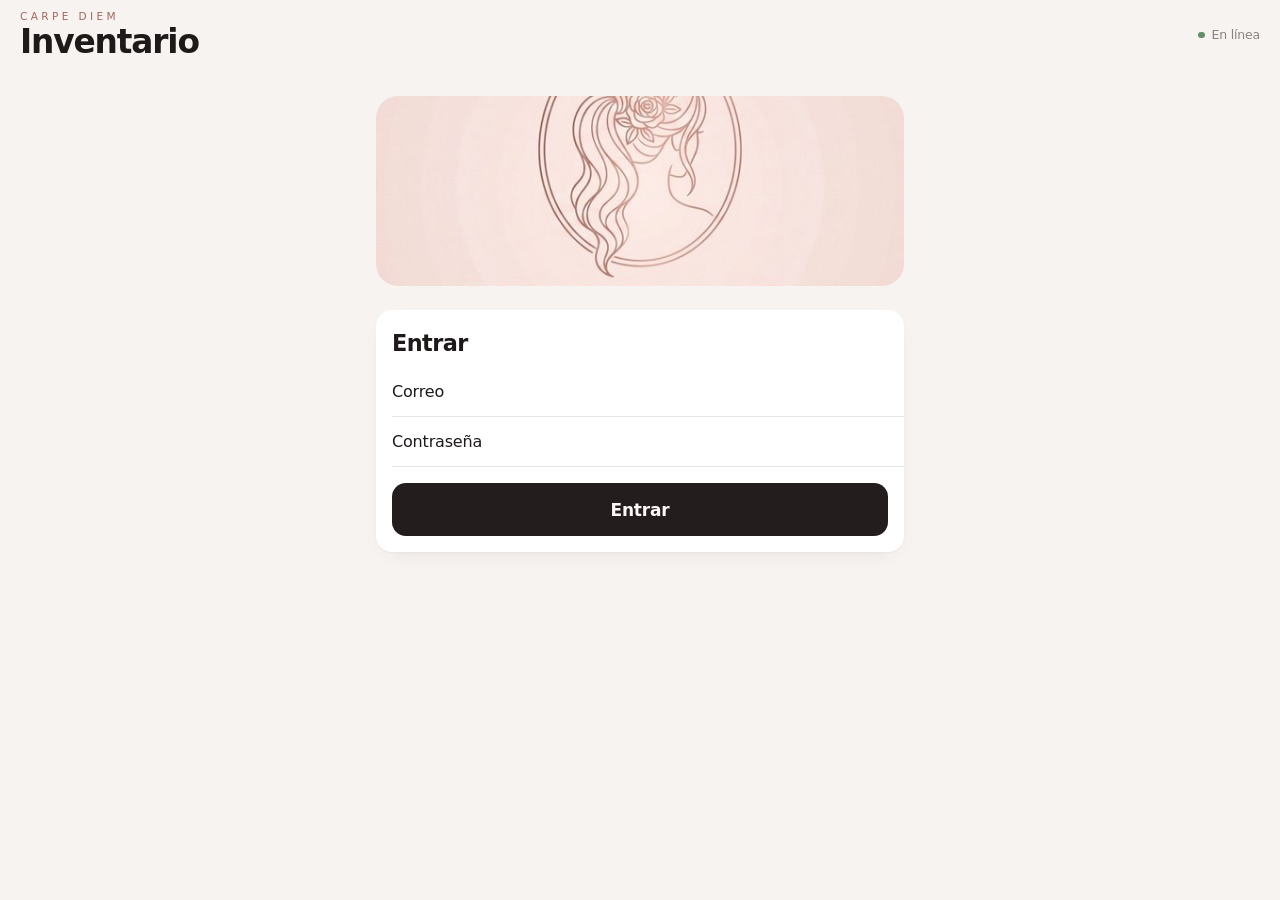
<file: index.html>
<!doctype html>
<html lang="es-MX">
<head>
  <meta charset="utf-8">
  <meta name="viewport" content="width=device-width, initial-scale=1, viewport-fit=cover">
  <title>Carpe Diem · Inventario</title>
  <meta name="theme-color" content="#f7f3f1" media="(prefers-color-scheme: light)">
  <meta name="theme-color" content="#0f0d0d" media="(prefers-color-scheme: dark)">
  <link rel="manifest" href="/manifest.webmanifest">
  <link rel="apple-touch-icon" href="/icons/apple-touch-icon.png">
  <meta name="apple-mobile-web-app-capable" content="yes">
  <meta name="apple-mobile-web-app-title" content="Carpe Diem">
  <link rel="preconnect" href="https://epmrlnbojacmmtkekqgh.supabase.co" crossorigin>
  <link rel="modulepreload" href="/vendor/supabase.js">
  <link rel="modulepreload" href="/app.js">
  <link rel="stylesheet" href="/styles.css">
</head>
<body>
  <header>
    <div class="titulo"><small class="marca">CARPE DIEM</small><h1>Inventario</h1></div>
    <span id="estado-red" class="pill">En línea</span>
    <button id="btn-salir" class="link" hidden>Salir</button>
  </header>

  <!-- LOGIN -->
  <section id="vista-login" hidden>
    <form id="form-login" class="card">
      <h2>Entrar</h2>
      <label>Correo <input type="email" name="email" required autocomplete="username"></label>
      <label>Contraseña <input type="password" name="password" required autocomplete="current-password"></label>
      <button type="submit">Entrar</button>
      <p id="login-error" class="error"></p>
    </form>
  </section>

  <!-- ESCÁNER -->
  <section id="vista-escaner" hidden>
    <div class="video-wrap">
      <video id="video" playsinline muted></video>
      <div class="mira"></div>
    </div>
    <div class="fila">
      <button id="btn-escanear">Escanear</button>
      <label class="switch"><input type="checkbox" id="chk-rafaga"> Ráfaga</label>
    </div>
    <form id="form-manual" class="fila">
      <input id="codigo-manual" inputmode="numeric" placeholder="Código">
      <button type="submit" class="sec">Buscar</button>
      <button type="button" id="btn-sin-codigo" class="sec">Sin código</button>
    </form>
    <p id="rol-info" class="nota"></p>
  </section>

  <!-- BUSCAR EN INVENTARIO -->
  <section id="vista-buscar" hidden>
    <div class="buscador">
      <div class="campo-buscar"><svg viewBox="0 0 24 24"><circle cx="10.5" cy="10.5" r="6.5"/><path d="M15.5 15.5L20.5 20.5"/></svg><input id="buscar-inv" type="search" placeholder="Nombre, marca o código" autocomplete="off" enterkeyhint="search"></div>
      <button id="btn-escanear-buscar" class="icono" data-icono="1" type="button" aria-label="Escanear código"><svg viewBox="0 0 24 24"><path d="M3.5 8V6a2.5 2.5 0 0 1 2.5-2.5h2M16 3.5h2A2.5 2.5 0 0 1 20.5 6v2M20.5 16v2a2.5 2.5 0 0 1-2.5 2.5h-2M8 20.5H6A2.5 2.5 0 0 1 3.5 18v-2"/><path d="M7.5 8.5v7M10 8.5v7M12.5 8.5v7M15 8.5v7M16.8 8.5v7"/></svg></button>
      <button id="btn-foto-buscar" class="icono" type="button" aria-label="Buscar por foto"><svg viewBox="0 0 24 24"><path d="M4.5 8.5A2 2 0 0 1 6.5 6.5h1.8l1.4-2h4.6l1.4 2h1.8a2 2 0 0 1 2 2v9a2 2 0 0 1-2 2h-11a2 2 0 0 1-2-2v-9z"/><circle cx="12" cy="13" r="3.4"/></svg></button>
    </div>
    <div class="video-wrap corto" id="wrap-video-buscar" hidden>
      <video id="video-buscar" playsinline muted></video>
      <div class="mira"></div>
    </div>
    <p id="buscar-cuenta" class="nota buscar-cuenta"></p>
    <ul id="resultados-inv" class="lista"></ul>
    <p id="buscar-vacio" class="vacio" hidden>Sin resultados</p>
  </section>

  <!-- DETALLE DE PRODUCTO -->
  <section id="vista-detalle" hidden>
    <button id="btn-volver-detalle" class="volver" type="button"><svg viewBox="0 0 24 24"><path d="M14.5 5l-7 7 7 7"/></svg>Buscar</button>
    <div class="detalle-hero">
      <img id="det-foto" alt="">
      <div>
        <p id="det-marca" class="det-marca"></p>
        <h2 id="det-nombre"></h2>
        <p id="det-presentacion" class="nota"></p>
      </div>
    </div>
    <div class="det-precio">
      <span>Precio público</span>
      <b id="det-precio"></b>
      <small id="det-mayoreo"></small>
    </div>
    <ul id="det-specs" class="lista specs"></ul>
    <div class="fila">
      <button id="btn-det-vender" type="button">Vender</button>
      <button id="btn-det-editar" class="sec" type="button">Editar</button>
    </div>
  </section>

  <!-- FICHA / CAPTURA -->
  <section id="vista-ficha" hidden>
    <form id="form-producto" class="card">
      <p id="ficha-origen" class="nota"></p>
      <div class="foto-wrap">
        <img id="foto-preview" alt="">
        <button type="button" id="btn-foto" class="sec boton">Tomar foto</button>
      </div>
      <label>Código de barras <input name="codigo_barras" readonly></label>
      <label>Nombre <input name="nombre" required></label>
      <label>Marca <input name="marca" list="lista-marcas"></label>
      <datalist id="lista-marcas"></datalist>
      <div class="fila">
        <label>Cantidad <input name="presentacion_cantidad" type="number" step="0.01"></label>
        <label>Unidad
          <select name="presentacion_unidad"><option value="">—</option><option>ml</option><option>g</option><option>pzas</option></select>
        </label>
      </div>
      <label>Género
        <select name="genero"><option value="">—</option><option>mujer</option><option>hombre</option><option>unisex</option></select>
      </label>
      <hr>
      <label>Precio público <input name="precio_publico" type="number" step="0.01" inputmode="decimal" required></label>
      <div class="fila">
        <label>Existencia <input name="existencia" type="number" inputmode="numeric" value="1"></label>
        <label>Ubicación
          <select name="ubicacion"><option>anaquel</option><option>bodega</option></select>
        </label>
      </div>
      <label>Lugar exacto <input name="ubicacion_detalle" placeholder="Anaquel 3, repisa 2"></label>
      <div class="fila">
        <button type="submit">Guardar</button>
        <button type="button" id="btn-cancelar" class="sec">Cancelar</button>
      </div>
      <p id="ficha-msg" class="nota"></p>
    </form>
  </section>

  <!-- VENDER -->
  <section id="vista-venta" hidden>
    <div class="video-wrap corto">
      <video id="video-venta" playsinline muted></video>
      <div class="mira"></div>
    </div>
    <div class="fila">
      <button id="btn-escanear-venta">Escanear</button>
      <button type="button" id="btn-foto-venta" class="sec">Sin código</button>
    </div>
    <form id="form-buscar-venta" class="fila">
      <input id="buscar-venta" placeholder="Nombre o código" autocomplete="off">
      <button type="submit" class="sec">Agregar</button>
    </form>

    <h3 class="encabezado">Carrito <span id="carrito-cuenta"></span></h3>
    <ul id="carrito" class="lista"></ul>
    <p id="carrito-vacio" class="vacio">Escanea un producto para comenzar</p>

    <div class="cobro">
      <div class="segmentado" id="metodo-pago">
        <button type="button" data-v="efectivo" class="activo">Efectivo</button>
        <button type="button" data-v="tarjeta">Tarjeta</button>
        <button type="button" data-v="transferencia">Transfer.</button>
      </div>
      <button id="btn-cobrar" disabled>Cobrar $0.00</button>
    </div>
  </section>

  <!-- ELEGIR PRODUCTO POR FOTO / NOMBRE -->
  <section id="vista-elegir" hidden>
    <div class="elegir-top">
      <img id="foto-venta-preview" alt="Foto tomada">
      <div>
        <h3>¿Cuál es?</h3>
        <p class="nota">Compáralo con tus fotos o búscalo por nombre.</p>
      </div>
    </div>
    <input id="buscar-elegir" placeholder="Buscar por nombre o marca" autocomplete="off">
    <div id="rejilla" class="rejilla"></div>
    <form id="form-alta-rapida" class="card">
      <p class="nota">¿No está? Dalo de alta rápido</p>
      <label>Nombre <input name="nombre" required placeholder="Ej. Labial mate rojo"></label>
      <label>Precio <input name="precio_publico" type="number" step="0.01" inputmode="decimal" required placeholder="$0.00"></label>
      <div class="fila">
        <button type="submit">Alta y agregar</button>
        <button type="button" id="btn-elegir-cancelar" class="sec">Cancelar</button>
      </div>
    </form>
  </section>

  <!-- REPORTE -->
  <section id="vista-reporte" hidden>
    <div class="segmentado" id="rango">
      <button type="button" data-d="1" class="activo">Hoy</button>
      <button type="button" data-d="7">7 días</button>
      <button type="button" data-d="30">30 días</button>
    </div>
    <div class="tiles">
      <div class="tile grande"><span>Vendido</span><b id="r-total">$0</b></div>
      <div class="tile"><span>Ventas</span><b id="r-num">0</b></div>
      <div class="tile"><span>Ticket prom.</span><b id="r-prom">$0</b></div>
    </div>
    <h3 class="encabezado">Por hora</h3>
    <div id="r-horas" class="barras"></div>
    <h3 class="encabezado">Por día</h3>
    <ul id="r-dias" class="lista"></ul>
    <h3 class="encabezado">Más vendidos</h3>
    <ul id="r-top" class="lista"></ul>
  </section>

  <nav id="tabs" hidden>
    <button data-tab="buscar"><svg viewBox="0 0 24 24"><circle cx="10.5" cy="10.5" r="6.5"/><path d="M15.5 15.5L20.5 20.5"/></svg><span>Buscar</span></button>
    <button data-tab="escaner" class="activo"><svg viewBox="0 0 24 24"><path d="M3.5 8V6a2.5 2.5 0 0 1 2.5-2.5h2M16 3.5h2A2.5 2.5 0 0 1 20.5 6v2M20.5 16v2a2.5 2.5 0 0 1-2.5 2.5h-2M8 20.5H6A2.5 2.5 0 0 1 3.5 18v-2"/><path d="M7.5 8.5v7M10 8.5v7M12.5 8.5v7M15 8.5v7M16.8 8.5v7"/></svg><span>Capturar</span></button>
    <button data-tab="venta"><svg viewBox="0 0 24 24"><path d="M5.5 8h13l-1 11.2a1.5 1.5 0 0 1-1.5 1.3H8a1.5 1.5 0 0 1-1.5-1.3L5.5 8z"/><path d="M9 10V7a3 3 0 0 1 6 0v3"/></svg><span>Vender</span></button>
    <button data-tab="reporte"><svg viewBox="0 0 24 24"><path d="M4 20.5h16"/><path d="M7 17V12M12 17V7M17 17v-7"/></svg><span>Ventas</span></button>
  </nav>

  <!-- CÁMARA DENTRO DE LA APP (evita que Android cierre la app por memoria al abrir la cámara externa) -->
  <div id="camara" hidden>
    <video id="video-camara" playsinline muted></video>
    <div class="camara-barra">
      <button type="button" id="cam-cancelar" class="cam-txt">Cancelar</button>
      <button type="button" id="cam-tomar" class="cam-disparo" aria-label="Tomar foto"></button>
      <label class="cam-txt">Galería<input id="cam-galeria" type="file" accept="image/*" hidden></label>
    </div>
  </div>

  <div id="toast" hidden></div>

  <script type="module" src="/app.js"></script>
</body>
</html>
</file>
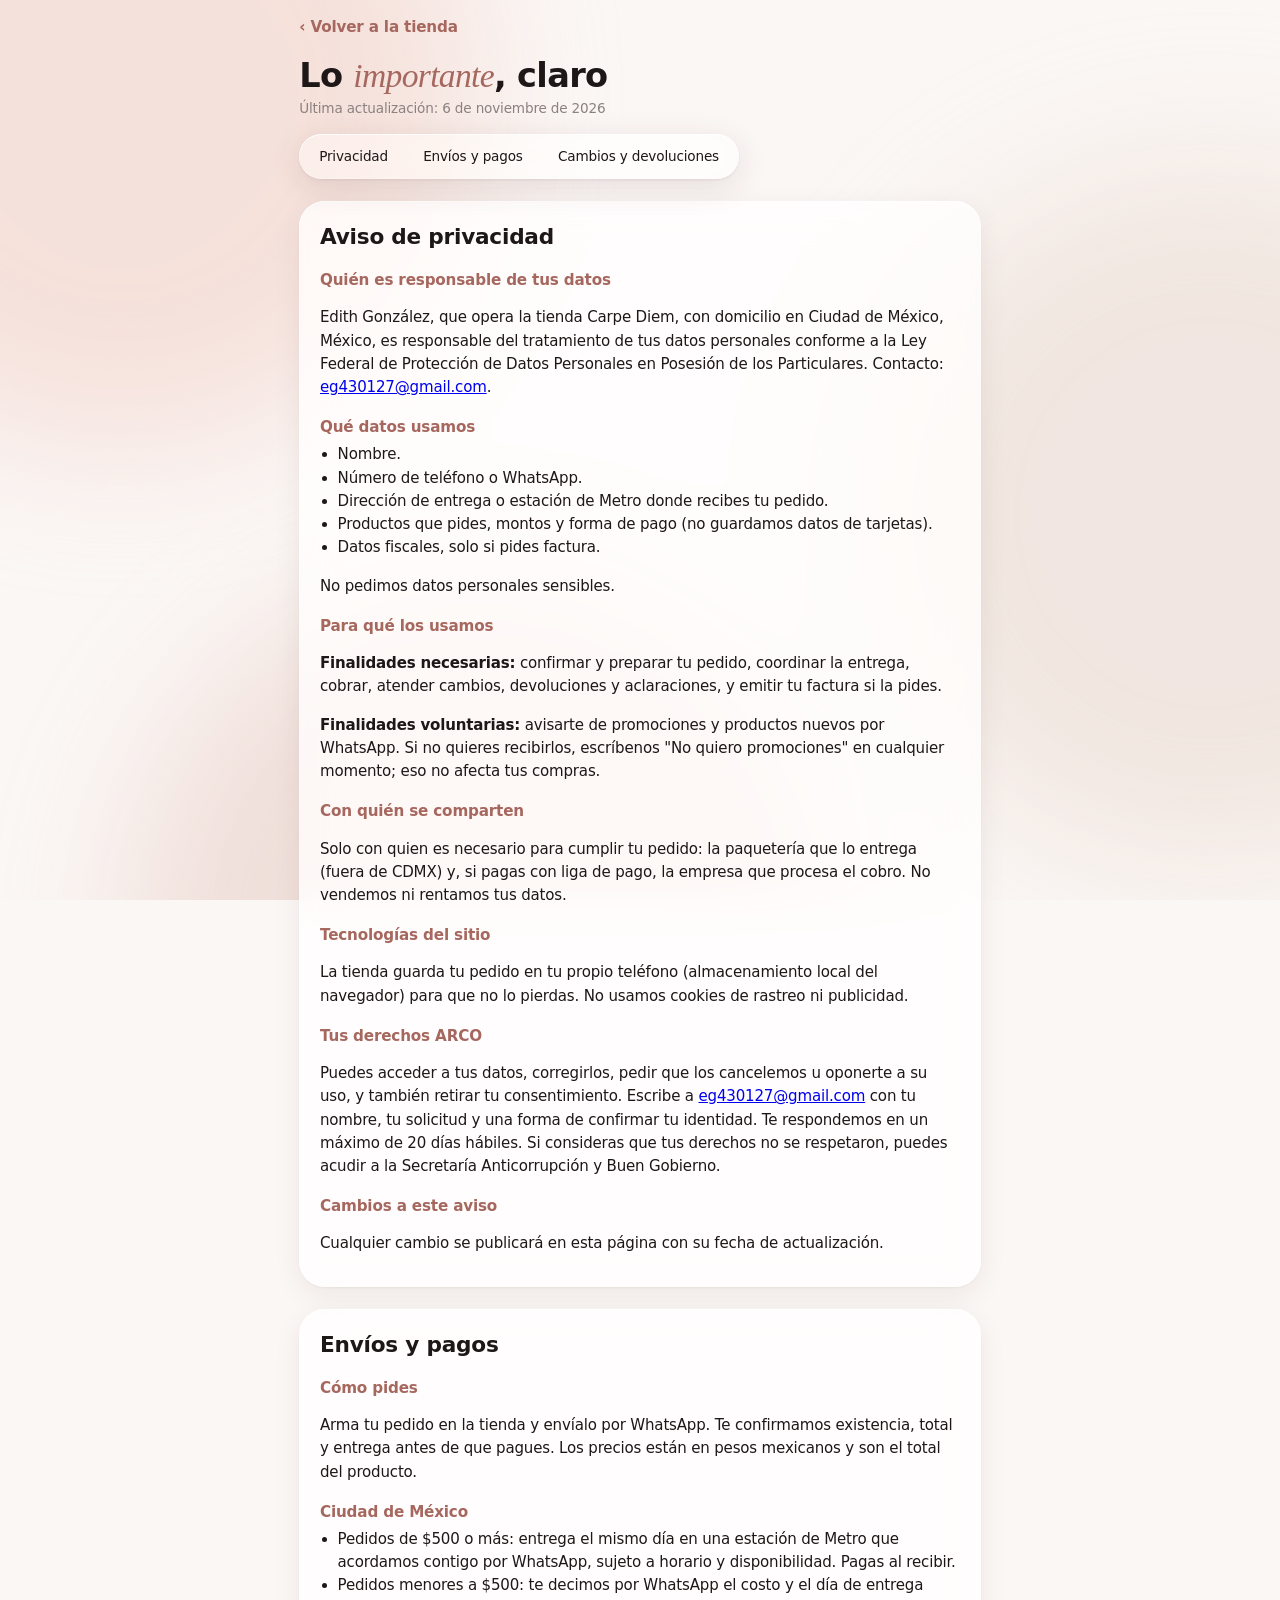
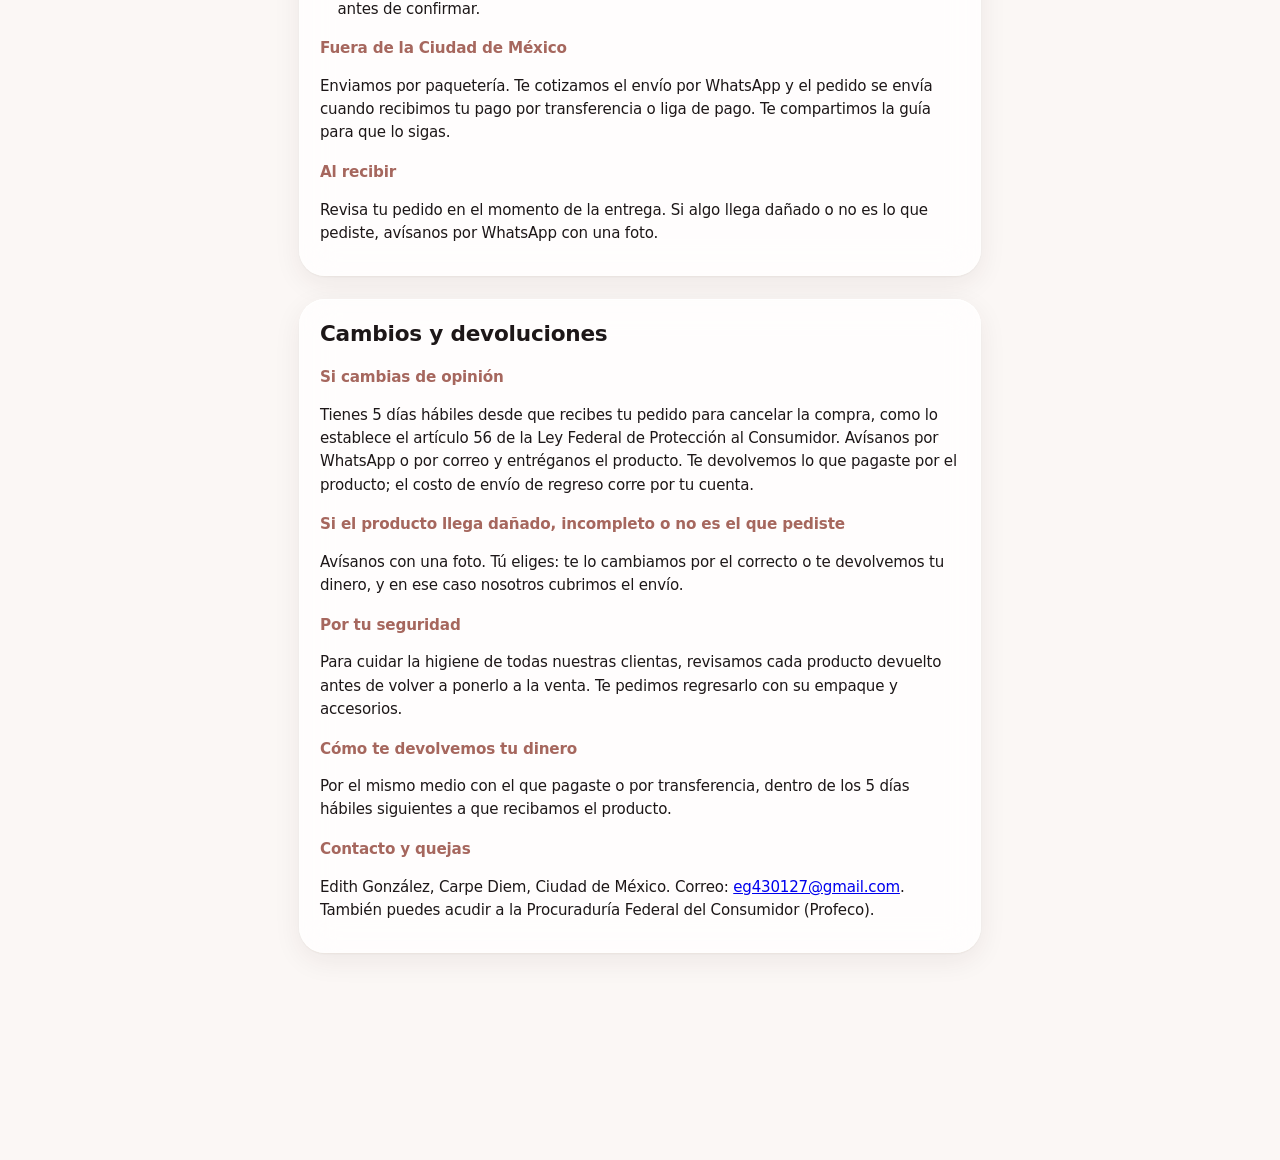
<file: tienda-legal.html>
<!doctype html>
<html lang="es-MX">
<head>
  <meta charset="utf-8">
  <meta name="viewport" content="width=device-width,initial-scale=1,viewport-fit=cover">
  <title>Carpe Diem · Aviso de privacidad y políticas</title>
  <meta name="description" content="Aviso de privacidad, envíos, cambios y devoluciones de Carpe Diem.">
  <meta name="theme-color" content="#fbf7f5" media="(prefers-color-scheme: light)">
  <meta name="theme-color" content="#141011" media="(prefers-color-scheme: dark)">
  <link rel="icon" href="/icons/icon-192.png">
  <link rel="stylesheet" href="/tienda.css?v=5">
  <style>
    .legal{max-width:720px;margin:0 auto;padding:1rem 1.2rem 6rem}
    .legal h1{font-size:2.1rem;line-height:1.1;letter-spacing:-.02em;margin:1.2rem 0 .3rem}
    .legal h1 em{font-family:var(--serif,Georgia,serif);font-weight:400;color:var(--acento)}
    .legal .fecha{color:var(--gris);font-size:.85rem;margin:0 0 1rem}
    .indice{display:flex;gap:.4rem;flex-wrap:wrap;position:sticky;top:calc(.6rem + env(safe-area-inset-top));z-index:5;padding:.35rem;border-radius:999px;width:max-content;max-width:100%}
    .indice a{padding:.45rem .9rem;border-radius:999px;color:var(--texto);text-decoration:none;font-size:.85rem;font-weight:500}
    .indice a:active{background:rgba(0,0,0,.06)}
    .bloque{margin:1.4rem 0;padding:1.3rem 1.3rem 1rem;border-radius:26px;scroll-margin-top:5rem;
      background:color-mix(in srgb,var(--tarjeta) 78%,transparent);-webkit-backdrop-filter:blur(18px) saturate(160%);backdrop-filter:blur(18px) saturate(160%);
      box-shadow:inset 0 1px 0 var(--lg-borde),inset 0 0 0 .5px rgba(255,255,255,.4),var(--sombra)}
    .bloque h2{font-size:1.35rem;margin:0 0 .6rem;letter-spacing:-.01em}
    .bloque h3{font-size:.95rem;margin:1.1rem 0 .3rem;color:var(--acento)}
    .bloque p,.bloque li{font-size:.94rem;line-height:1.55}
    .bloque ul{padding-left:1.1rem;margin:.3rem 0}
    .volver{display:inline-flex;align-items:center;gap:.3rem;color:var(--acento);text-decoration:none;font-weight:600;font-size:.95rem}
  </style>
</head>
<body>
  <div class="ambiente" aria-hidden="true"><i></i><i></i><i></i></div>
  <main class="legal">
    <a class="volver" href="/tienda.html">‹ Volver a la tienda</a>
    <h1>Lo <em>importante</em>, claro</h1>
    <p class="fecha">Última actualización: 6 de noviembre de 2026</p>
    <nav class="indice lg" aria-label="Secciones">
      <a href="#privacidad">Privacidad</a><a href="#envios">Envíos y pagos</a><a href="#devoluciones">Cambios y devoluciones</a>
    </nav>

    <section class="bloque" id="privacidad">
      <h2>Aviso de privacidad</h2>
      <h3>Quién es responsable de tus datos</h3>
      <p>Edith González, que opera la tienda Carpe Diem, con domicilio en Ciudad de México, México, es responsable del tratamiento de tus datos personales conforme a la Ley Federal de Protección de Datos Personales en Posesión de los Particulares. Contacto: <a href="mailto:eg430127@gmail.com">eg430127@gmail.com</a>.</p>
      <h3>Qué datos usamos</h3>
      <ul>
        <li>Nombre.</li>
        <li>Número de teléfono o WhatsApp.</li>
        <li>Dirección de entrega o estación de Metro donde recibes tu pedido.</li>
        <li>Productos que pides, montos y forma de pago (no guardamos datos de tarjetas).</li>
        <li>Datos fiscales, solo si pides factura.</li>
      </ul>
      <p>No pedimos datos personales sensibles.</p>
      <h3>Para qué los usamos</h3>
      <p><strong>Finalidades necesarias:</strong> confirmar y preparar tu pedido, coordinar la entrega, cobrar, atender cambios, devoluciones y aclaraciones, y emitir tu factura si la pides.</p>
      <p><strong>Finalidades voluntarias:</strong> avisarte de promociones y productos nuevos por WhatsApp. Si no quieres recibirlos, escríbenos "No quiero promociones" en cualquier momento; eso no afecta tus compras.</p>
      <h3>Con quién se comparten</h3>
      <p>Solo con quien es necesario para cumplir tu pedido: la paquetería que lo entrega (fuera de CDMX) y, si pagas con liga de pago, la empresa que procesa el cobro. No vendemos ni rentamos tus datos.</p>
      <h3>Tecnologías del sitio</h3>
      <p>La tienda guarda tu pedido en tu propio teléfono (almacenamiento local del navegador) para que no lo pierdas. No usamos cookies de rastreo ni publicidad.</p>
      <h3>Tus derechos ARCO</h3>
      <p>Puedes acceder a tus datos, corregirlos, pedir que los cancelemos u oponerte a su uso, y también retirar tu consentimiento. Escribe a <a href="mailto:eg430127@gmail.com">eg430127@gmail.com</a> con tu nombre, tu solicitud y una forma de confirmar tu identidad. Te respondemos en un máximo de 20 días hábiles. Si consideras que tus derechos no se respetaron, puedes acudir a la Secretaría Anticorrupción y Buen Gobierno.</p>
      <h3>Cambios a este aviso</h3>
      <p>Cualquier cambio se publicará en esta página con su fecha de actualización.</p>
    </section>

    <section class="bloque" id="envios">
      <h2>Envíos y pagos</h2>
      <h3>Cómo pides</h3>
      <p>Arma tu pedido en la tienda y envíalo por WhatsApp. Te confirmamos existencia, total y entrega antes de que pagues. Los precios están en pesos mexicanos y son el total del producto.</p>
      <h3>Ciudad de México</h3>
      <ul>
        <li>Pedidos de $500 o más: entrega el mismo día en una estación de Metro que acordamos contigo por WhatsApp, sujeto a horario y disponibilidad. Pagas al recibir.</li>
        <li>Pedidos menores a $500: te decimos por WhatsApp el costo y el día de entrega antes de confirmar.</li>
      </ul>
      <h3>Fuera de la Ciudad de México</h3>
      <p>Enviamos por paquetería. Te cotizamos el envío por WhatsApp y el pedido se envía cuando recibimos tu pago por transferencia o liga de pago. Te compartimos la guía para que lo sigas.</p>
      <h3>Al recibir</h3>
      <p>Revisa tu pedido en el momento de la entrega. Si algo llega dañado o no es lo que pediste, avísanos por WhatsApp con una foto.</p>
    </section>

    <section class="bloque" id="devoluciones">
      <h2>Cambios y devoluciones</h2>
      <h3>Si cambias de opinión</h3>
      <p>Tienes 5 días hábiles desde que recibes tu pedido para cancelar la compra, como lo establece el artículo 56 de la Ley Federal de Protección al Consumidor. Avísanos por WhatsApp o por correo y entréganos el producto. Te devolvemos lo que pagaste por el producto; el costo de envío de regreso corre por tu cuenta.</p>
      <h3>Si el producto llega dañado, incompleto o no es el que pediste</h3>
      <p>Avísanos con una foto. Tú eliges: te lo cambiamos por el correcto o te devolvemos tu dinero, y en ese caso nosotros cubrimos el envío.</p>
      <h3>Por tu seguridad</h3>
      <p>Para cuidar la higiene de todas nuestras clientas, revisamos cada producto devuelto antes de volver a ponerlo a la venta. Te pedimos regresarlo con su empaque y accesorios.</p>
      <h3>Cómo te devolvemos tu dinero</h3>
      <p>Por el mismo medio con el que pagaste o por transferencia, dentro de los 5 días hábiles siguientes a que recibamos el producto.</p>
      <h3>Contacto y quejas</h3>
      <p>Edith González, Carpe Diem, Ciudad de México. Correo: <a href="mailto:eg430127@gmail.com">eg430127@gmail.com</a>. También puedes acudir a la Procuraduría Federal del Consumidor (Profeco).</p>
    </section>
  </main>
</body>
</html>
</file>
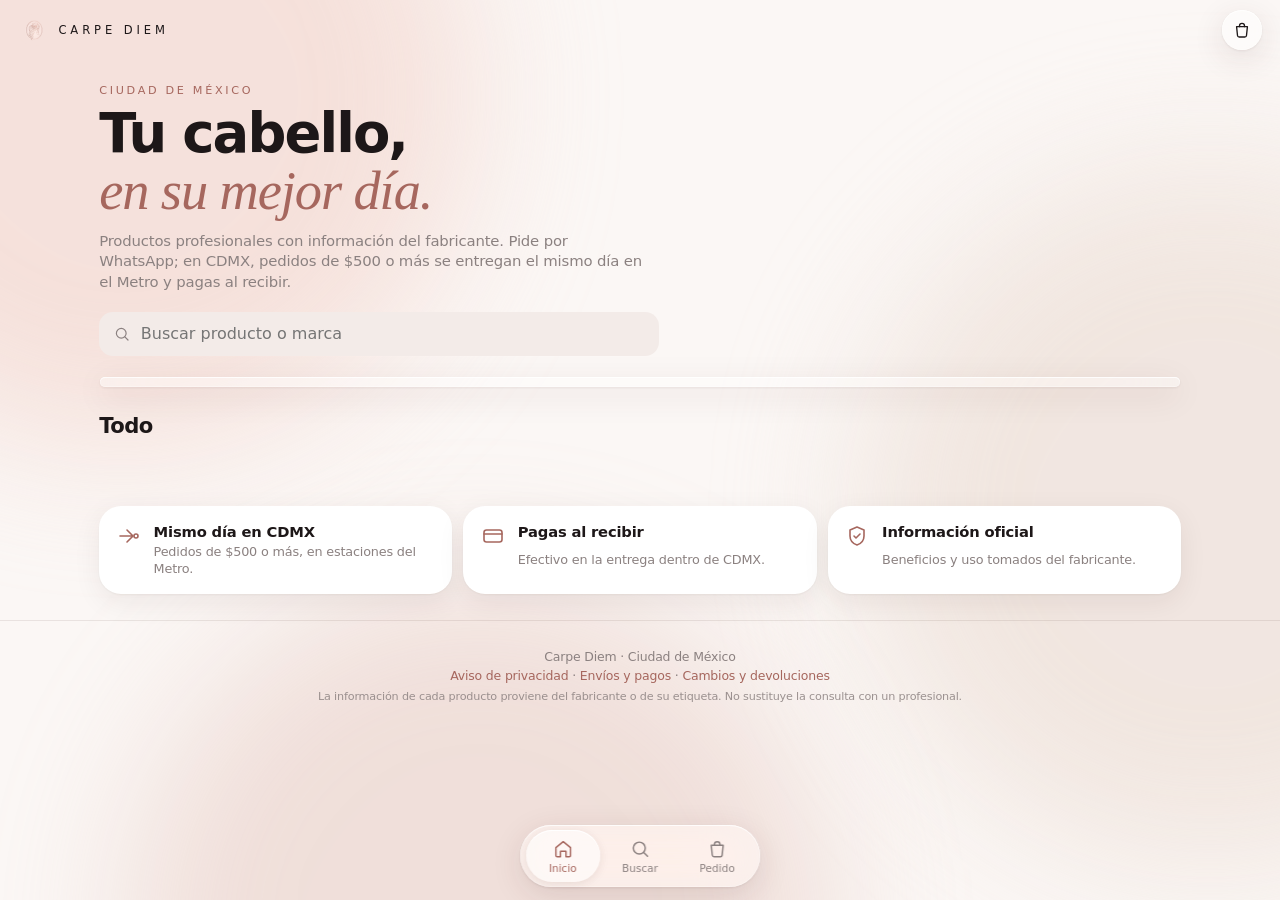
<file: tienda.html>
<!doctype html>
<html lang="es-MX">
<head>
  <meta charset="utf-8">
  <meta name="viewport" content="width=device-width,initial-scale=1,viewport-fit=cover">
  <title>Carpe Diem · Tienda</title>
  <meta name="description" content="Cuidado profesional para tu cabello. Pide por WhatsApp; entrega el mismo día en CDMX.">
  <meta name="theme-color" content="#fbf7f5" media="(prefers-color-scheme: light)">
  <meta name="theme-color" content="#141011" media="(prefers-color-scheme: dark)">
  <meta name="apple-mobile-web-app-capable" content="yes">
  <meta name="apple-mobile-web-app-status-bar-style" content="default">
  <link rel="icon" href="/icons/icon-192.png">
  <link rel="apple-touch-icon" href="/icons/icon-192.png">
  <link rel="preconnect" href="https://epmrlnbojacmmtkekqgh.supabase.co" crossorigin>
  <link rel="stylesheet" href="/tienda.css?v=5">
</head>
<body>
  <div class="ambiente" aria-hidden="true"><i></i><i></i><i></i></div>
  <header class="barra" id="barra">
    <a class="logo" href="/tienda.html" aria-label="Carpe Diem"><img src="/icons/icon-192.png" alt=""><span>CARPE DIEM</span></a>
    <button id="abrir-carrito" class="vidrio-btn" aria-label="Tu pedido">
      <svg viewBox="0 0 24 24"><path d="M5.5 8h13l-1.1 10.6a2 2 0 0 1-2 1.8H8.6a2 2 0 0 1-2-1.8L5.5 8Z"/><path d="M9 8V7a3 3 0 0 1 6 0v1"/></svg>
      <b id="cuenta" hidden>0</b>
    </button>
  </header>

  <div id="aviso" class="aviso" hidden></div>

  <section class="hero">
    <p class="sobre">Ciudad de México</p>
    <h1>Tu cabello,<br><em>en su mejor día.</em></h1>
    <p class="bajada">Productos profesionales con información del fabricante. Pide por WhatsApp; en CDMX, pedidos de $500 o más se entregan el mismo día en el Metro y pagas al recibir.</p>
    <label class="buscar"><svg viewBox="0 0 24 24"><circle cx="11" cy="11" r="6.5"/><path d="m20 20-4.2-4.2"/></svg>
      <input id="q" type="search" placeholder="Buscar producto o marca" autocomplete="off" enterkeyhint="search"></label>
  </section>

  <div class="chips-caja"><nav class="chips" id="chips" aria-label="Categorías"><span class="pildora" id="pildora"></span></nav></div>

  <section class="seccion" id="sec-dest" hidden>
    <div class="titulo-sec"><h2>Favoritos de la casa</h2></div>
    <div class="carrusel" id="destacados"></div>
  </section>

  <section class="seccion">
    <div class="titulo-sec"><h2 id="titulo-lista">Todo</h2><span id="conteo"></span></div>
    <main id="lista" class="rejilla" aria-live="polite"></main>
    <p id="vacio" class="vacio" hidden>Muy pronto verás aquí nuestros productos.</p>
  </section>

  <section class="beneficios-tienda">
    <div><svg viewBox="0 0 24 24"><path d="M3 12h11M10 6l6 6-6 6"/><circle cx="19" cy="12" r="2"/></svg><b>Mismo día en CDMX</b><span>Pedidos de $500 o más, en estaciones del Metro.</span></div>
    <div><svg viewBox="0 0 24 24"><rect x="3" y="6" width="18" height="12" rx="2.5"/><path d="M3 10h18"/></svg><b>Pagas al recibir</b><span>Efectivo en la entrega dentro de CDMX.</span></div>
    <div><svg viewBox="0 0 24 24"><path d="M12 3l7 3v6c0 4.5-3 7.6-7 9-4-1.4-7-4.5-7-9V6l7-3Z"/><path d="m9 12 2 2 4-4"/></svg><b>Información oficial</b><span>Beneficios y uso tomados del fabricante.</span></div>
  </section>

  <footer class="pie">Carpe Diem · Ciudad de México<br><a href="/tienda-legal.html#privacidad">Aviso de privacidad</a> · <a href="/tienda-legal.html#envios">Envíos y pagos</a> · <a href="/tienda-legal.html#devoluciones">Cambios y devoluciones</a><br><small>La información de cada producto proviene del fabricante o de su etiqueta. No sustituye la consulta con un profesional.</small></footer>

  <!-- Ficha de producto -->
  <div id="ficha" class="hoja ficha" hidden role="dialog" aria-modal="true" aria-labelledby="f-nombre">
    <div class="hoja-caja">
      <div class="asa"></div>
      <button class="cerrar vidrio-btn" data-cerrar aria-label="Cerrar"><svg viewBox="0 0 24 24"><path d="M6 6l12 12M18 6 6 18"/></svg></button>
      <div class="f-media">
        <div class="f-foto" id="f-foto"></div>
        <div class="seg" id="f-vistas" hidden>
          <button class="on" data-vista="foto">Foto</button><button data-vista="giro">360°</button>
        </div>
        <p class="pista" id="f-pista" hidden>Desliza para girar</p>
      </div>
      <div class="f-cuerpo">
        <span class="marca" id="f-marca"></span>
        <h2 id="f-nombre"></h2>
        <span class="pres" id="f-pres"></span>
        <div class="f-precio"><b id="f-precio"></b></div>
        <div class="seg seg-ancho" id="f-tabs" role="tablist"></div>
        <div id="f-contenido" class="f-contenido"></div>
        <p class="fuente" id="f-fuente"></p>
      </div>
      <div class="f-accion">
        <div class="cant"><button id="f-menos" aria-label="Menos">−</button><span id="f-n">1</span><button id="f-mas" aria-label="Más">+</button></div>
        <button id="f-agregar" class="principal">Agregar al pedido</button>
      </div>
    </div>
  </div>

  <!-- Carrito -->
  <div id="carrito" class="hoja" hidden role="dialog" aria-modal="true" aria-labelledby="c-titulo">
    <div class="hoja-caja">
      <div class="asa"></div>
      <div class="hoja-cab"><h2 id="c-titulo">Tu pedido</h2><button data-cerrar class="texto-btn">Listo</button></div>
      <ul id="items"></ul>
      <div class="total"><span>Total</span><b id="total">$0</b></div>
      <div class="barra-meta"><i id="meta-barra"></i></div>
      <p class="nota" id="nota-envio"></p>
      <button id="whatsapp" class="principal">Pedir por WhatsApp</button>
    </div>
  </div>

  <nav class="dock" id="dock" aria-label="Navegación">
    <button class="on" data-dock="inicio" aria-label="Inicio"><svg viewBox="0 0 24 24"><path d="M4 10.5 12 4l8 6.5V19a1.5 1.5 0 0 1-1.5 1.5H15v-6H9v6H5.5A1.5 1.5 0 0 1 4 19v-8.5Z"/></svg><span>Inicio</span></button>
    <button data-dock="buscar" aria-label="Buscar"><svg viewBox="0 0 24 24"><circle cx="11" cy="11" r="6.5"/><path d="m20 20-4.2-4.2"/></svg><span>Buscar</span></button>
    <button data-dock="pedido" aria-label="Tu pedido"><svg viewBox="0 0 24 24"><path d="M5.5 8h13l-1.1 10.6a2 2 0 0 1-2 1.8H8.6a2 2 0 0 1-2-1.8L5.5 8Z"/><path d="M9 8V7a3 3 0 0 1 6 0v1"/></svg><span>Pedido</span><b id="cuenta2" hidden>0</b></button>
    <i class="dock-luz" id="dock-luz"></i>
  </nav>
  <div id="toast" class="toast" hidden></div>
  <script type="module" src="/tienda.js?v=4"></script>
</body>
</html>
</file>
<file: styles.css>
/* Carpe Diem · Inventario — estilo nativo iOS, sobrio y femenino */
:root{
  --fondo:#f7f3f1; --celda:#fff; --texto:#1e1a1a; --gris:#8a817f; --gris2:#c9c1bf;
  --sep:rgba(70,45,40,.12); --acento:#a6675e; --acento-suave:rgba(166,103,94,.10);
  --tinta:#231d1d; --sobre-tinta:#fbf8f7; --vidrio:rgba(255,255,255,.72);
  --ok:#5f8f6b; --aviso:#b8873a; --mal:#b5483f; --radio:16px;
  --sombra:0 1px 2px rgba(40,20,15,.04),0 8px 24px -12px rgba(40,20,15,.10);
  color-scheme:light;
}
@media (prefers-color-scheme:dark){
  :root{ --fondo:#0f0d0d; --celda:#1b1818; --texto:#f4eeec; --gris:#9c9391; --gris2:#4a4342;
    --sep:rgba(255,240,235,.10); --acento:#d9a69b; --acento-suave:rgba(217,166,155,.13);
    --tinta:#f4eeec; --sobre-tinta:#171313; --vidrio:rgba(30,26,26,.72); --sombra:none; color-scheme:dark; }
}
*{box-sizing:border-box;-webkit-tap-highlight-color:transparent}
html{background:var(--fondo)}
body{margin:0;font-family:-apple-system,BlinkMacSystemFont,"SF Pro Text","SF Pro Display","Helvetica Neue",system-ui,sans-serif;
  background:var(--fondo);color:var(--texto);-webkit-font-smoothing:antialiased;letter-spacing:-.011em;
  font-size:17px;line-height:1.3;padding-bottom:env(safe-area-inset-bottom)}
svg{width:22px;height:22px;fill:none;stroke:currentColor;stroke-width:1.6;stroke-linecap:round;stroke-linejoin:round;flex:none}

/* Barra superior */
header{position:sticky;top:0;z-index:10;display:flex;align-items:flex-end;gap:.75rem;
  padding:calc(.6rem + env(safe-area-inset-top)) 1.25rem .7rem;
  background:color-mix(in srgb,var(--fondo) 80%,transparent);
  -webkit-backdrop-filter:saturate(160%) blur(24px);backdrop-filter:saturate(160%) blur(24px)}
header .titulo{flex:1;min-width:0}
header .marca{display:block;font-size:.66rem;font-weight:500;letter-spacing:.32em;color:var(--acento);margin-bottom:.1rem}
header h1{margin:0;font-size:2.05rem;font-weight:700;letter-spacing:-.035em;line-height:1.08}
.pill{align-self:center;font-size:.78rem;font-weight:500;color:var(--gris);display:inline-flex;align-items:center;gap:.4rem;white-space:nowrap}
.pill::before{content:"";width:.42rem;height:.42rem;border-radius:50%;background:var(--ok)}
.pill.off::before{background:var(--aviso)}
button.link{align-self:center;background:none;border:0;padding:0;color:var(--acento);font-size:1rem;font-weight:400;box-shadow:none}
section{padding:.5rem 1rem 2rem;max-width:560px;margin:0 auto}

/* Controles */
input,select{font:inherit;font-size:1rem;padding:.8rem 1rem;border:0;border-radius:12px;background:var(--celda);color:var(--texto);width:100%;outline:none}
input::placeholder{color:var(--gris)}
button,.boton{font:inherit;font-size:1.0625rem;font-weight:600;letter-spacing:-.01em;padding:.95rem 1.1rem;border:0;border-radius:14px;cursor:pointer;
  text-align:center;color:var(--sobre-tinta);background:var(--tinta);transition:transform .15s ease,opacity .15s ease}
button:active,.boton:active{transform:scale(.97);opacity:.8}
button:disabled{opacity:.35}
button.sec,.boton.sec{background:var(--acento-suave);color:var(--acento)}
button.icono{display:grid;place-items:center;width:46px;height:46px;padding:0;border-radius:50%;background:var(--celda);color:var(--texto);box-shadow:var(--sombra)}
button.icono.activo{background:var(--tinta);color:var(--sobre-tinta)}
.fila{display:flex;gap:.6rem;align-items:center;margin:.75rem 0}
.fila>*{flex:1}

/* Listas agrupadas (formularios) */
.card{background:var(--celda);border-radius:var(--radio);padding:0 0 0 1rem;display:block;overflow:hidden;box-shadow:var(--sombra)}
.card > *{margin:0}
.card h2{font-size:1.4rem;font-weight:700;letter-spacing:-.025em;padding:1.2rem 1rem .6rem 0}
.card label,.card .foto-wrap,.card > .nota{display:flex;align-items:center;justify-content:space-between;gap:1rem;
  min-height:50px;padding:.55rem 1rem .55rem 0;border-bottom:.5px solid var(--sep);font-size:1rem;color:var(--texto)}
.card .fila:not(:has(button)){display:contents}
.card label input,.card label select{flex:1;min-width:0;text-align:right;border:0;background:transparent;padding:.2rem 0;
  font-size:1rem;color:var(--gris);outline:none;-webkit-appearance:none;appearance:none;box-shadow:none}
.card label input:focus{color:var(--texto)}
.card label select{direction:rtl;padding-right:1rem;
  background:url("data:image/svg+xml;utf8,<svg xmlns='http://www.w3.org/2000/svg' width='8' height='13'><path d='M1 1l5.5 5.5L1 12' fill='none' stroke='%23b8afad' stroke-width='1.8' stroke-linecap='round'/></svg>") right center no-repeat}
.card hr{border:0;height:1.4rem;margin:0 0 0 -1rem;background:var(--fondo)}
.card > .nota{color:var(--gris);font-size:.82rem;min-height:40px;letter-spacing:0}
.card .fila:has(button){display:flex;gap:.6rem;padding:1rem 1rem 1rem 0;margin:0;border-bottom:0}
.card .nota:empty{display:none}
#ficha-msg{color:var(--mal);font-size:.85rem;padding:0 1rem 1rem 0}

/* Login */
#vista-login{padding-top:1.5rem}
#vista-login::before{content:"";display:block;height:190px;margin:0 auto 1.5rem;border-radius:22px;
  background:url(/icons/logo.jpg) center/cover no-repeat}
@media (prefers-color-scheme:dark){#vista-login::before{opacity:.92}}
#form-login button{margin:1rem 1rem 1rem 0;width:calc(100% - 1rem)}
#login-error{padding:0 1rem 1rem 0;font-size:.88rem}
#login-error:empty{display:none}

/* Escáner */
.video-wrap{position:relative;border-radius:24px;overflow:hidden;background:#000;aspect-ratio:3/4}
video{width:100%;height:100%;object-fit:cover;display:block}
.mira{position:absolute;inset:36% 14%;border-radius:20px;border:1.5px solid rgba(255,255,255,.85);
  box-shadow:0 0 0 999px rgba(0,0,0,.32)}
.mira::after{content:"";position:absolute;left:10%;right:10%;top:50%;height:1px;background:rgba(255,255,255,.7);
  animation:barrido 2.2s ease-in-out infinite alternate}
@keyframes barrido{from{top:22%}to{top:78%}}
.switch{display:flex;flex-direction:row-reverse;align-items:center;justify-content:space-between;gap:.6rem;background:var(--celda);
  padding:.5rem .6rem .5rem 1rem;border-radius:14px;font-size:1rem;color:var(--texto);min-height:52px;white-space:nowrap;box-shadow:var(--sombra)}
.switch input{-webkit-appearance:none;appearance:none;width:51px;height:31px;flex:none;padding:0;border-radius:99px;
  background:color-mix(in srgb,var(--gris) 28%,transparent);position:relative;transition:background .25s;cursor:pointer;box-shadow:none}
.switch input::after{content:"";position:absolute;top:2px;left:2px;width:27px;height:27px;border-radius:50%;background:#fff;
  box-shadow:0 3px 8px rgba(0,0,0,.15),0 1px 1px rgba(0,0,0,.16);transition:transform .25s cubic-bezier(.3,1.3,.5,1)}
.switch input:checked{background:var(--acento)}
.switch input:checked::after{transform:translateX(20px)}
#form-manual input{flex:1.6;min-width:0;box-shadow:var(--sombra)}
#form-manual button{white-space:nowrap;padding:.85rem .9rem;flex:none}

.foto-wrap{gap:1rem}
#foto-preview{width:84px;height:84px;object-fit:cover;border-radius:16px;background:var(--fondo)}
#foto-preview:not([src]),#foto-preview[src=""]{visibility:hidden}
.foto-wrap .boton{flex:none;padding:.6rem 1rem;font-size:.95rem}
.nota{font-size:.85rem;color:var(--gris);margin:0}
#rol-info{text-align:center;margin-top:.75rem}
.error{color:var(--mal);margin:0}
#toast{position:fixed;left:50%;top:calc(.6rem + env(safe-area-inset-top));transform:translateX(-50%);z-index:60;
  background:var(--vidrio);-webkit-backdrop-filter:saturate(180%) blur(30px);backdrop-filter:saturate(180%) blur(30px);
  color:var(--texto);padding:.7rem 1.15rem;border-radius:99px;font-size:.9rem;font-weight:500;text-align:center;
  box-shadow:0 10px 30px -8px rgba(0,0,0,.22),inset 0 0 0 .5px rgba(255,255,255,.4);max-width:92vw;animation:baja .3s ease}
@keyframes baja{from{opacity:0;transform:translate(-50%,-8px)}}
input[type=number]{-moz-appearance:textfield}
input::-webkit-outer-spin-button,input::-webkit-inner-spin-button{-webkit-appearance:none;margin:0}

/* Barra de pestañas flotante (vidrio) */
body.con-tabs section{padding-bottom:calc(7rem + env(safe-area-inset-bottom))}
#tabs{position:fixed;left:50%;transform:translateX(-50%);bottom:calc(.6rem + env(safe-area-inset-bottom));z-index:20;
  display:flex;gap:.15rem;padding:.3rem;width:min(calc(100% - 2rem),420px);border-radius:999px;
  background:var(--vidrio);-webkit-backdrop-filter:saturate(180%) blur(30px);backdrop-filter:saturate(180%) blur(30px);
  box-shadow:0 12px 34px -10px rgba(40,20,15,.28),inset 0 0 0 .5px rgba(255,255,255,.45)}
#tabs[hidden]{display:none}
#tabs button{flex:1;background:none;color:var(--texto);font-size:.66rem;font-weight:500;letter-spacing:0;padding:.42rem 0 .35rem;
  display:flex;flex-direction:column;align-items:center;gap:.12rem;border-radius:999px;opacity:.72}
#tabs button svg{width:23px;height:23px}
#tabs button.activo{opacity:1;color:var(--acento);background:var(--acento-suave)}

.video-wrap.corto{aspect-ratio:16/9;border-radius:20px}
.video-wrap.corto .mira{inset:26% 18%}
.encabezado{font-size:.8rem;font-weight:400;text-transform:uppercase;letter-spacing:.04em;color:var(--gris);
  margin:1.5rem 0 .45rem 1rem;display:flex;gap:.4rem}

/* Listas */
.lista{list-style:none;margin:0;padding:0 0 0 1rem;background:var(--celda);border-radius:var(--radio);overflow:hidden;box-shadow:var(--sombra)}
.lista:empty{display:none}
.lista li{display:flex;align-items:center;gap:.8rem;min-height:60px;padding:.6rem 1rem .6rem 0;border-bottom:.5px solid var(--sep)}
.lista li:last-child{border-bottom:0}
.lista img,.lista .sin-foto{width:46px;height:46px;border-radius:11px;object-fit:cover;flex:none;background:var(--fondo);
  display:grid;place-items:center;color:var(--gris2)}
.lista .info{flex:1;min-width:0}
.lista .info b{display:block;font-weight:500;font-size:1rem;white-space:nowrap;overflow:hidden;text-overflow:ellipsis}
.lista .info small{color:var(--gris);font-size:.82rem}
.lista .monto{font-weight:500;font-variant-numeric:tabular-nums;white-space:nowrap}
.lista .rank{width:1.5rem;text-align:center;font-weight:500;color:var(--gris);flex:none;font-variant-numeric:tabular-nums}
.stepper{display:flex;align-items:center;background:var(--fondo);border-radius:9px;flex:none}
.stepper button{width:32px;height:30px;padding:0;background:none;color:var(--texto);font-size:1.15rem;font-weight:400;border-radius:9px}
.stepper output{min-width:1.6rem;text-align:center;font-weight:500;font-variant-numeric:tabular-nums}
.vacio{text-align:center;color:var(--gris);font-size:.92rem;margin:1.4rem 0}

/* Cobro */
.cobro{position:sticky;bottom:calc(5.2rem + env(safe-area-inset-bottom));margin-top:1.2rem;padding:.75rem;border-radius:24px;
  background:var(--vidrio);-webkit-backdrop-filter:saturate(180%) blur(30px);backdrop-filter:saturate(180%) blur(30px);
  box-shadow:0 12px 30px -14px rgba(40,20,15,.28),inset 0 0 0 .5px rgba(255,255,255,.4);display:grid;gap:.6rem}
#btn-cobrar{font-size:1.1rem;padding:1rem;font-variant-numeric:tabular-nums}
.segmentado{display:flex;background:color-mix(in srgb,var(--gris) 14%,transparent);border-radius:11px;padding:2px}
.segmentado button{flex:1;padding:.45rem .2rem;font-size:.86rem;font-weight:500;background:none;color:var(--texto);border-radius:9px}
.segmentado button.activo{background:var(--celda);box-shadow:0 3px 8px rgba(0,0,0,.10),0 0 0 .5px rgba(0,0,0,.04);font-weight:600}

/* Reporte */
.tiles{display:grid;grid-template-columns:1fr 1fr;gap:.6rem;margin-top:1rem}
.tile{background:var(--celda);border-radius:var(--radio);padding:.9rem 1rem;display:grid;gap:.15rem;box-shadow:var(--sombra)}
.tile span{font-size:.8rem;color:var(--gris)}
.tile b{font-size:1.4rem;font-weight:600;letter-spacing:-.02em;font-variant-numeric:tabular-nums}
.tile.grande{grid-column:1/-1}
.tile.grande b{font-size:2.3rem;font-weight:700;letter-spacing:-.035em}
.barras{background:var(--celda);border-radius:var(--radio);padding:1rem .75rem .6rem;display:flex;align-items:flex-end;gap:4px;height:150px;box-shadow:var(--sombra)}
.barras div{flex:1;display:flex;flex-direction:column;justify-content:flex-end;align-items:center;height:100%;gap:4px}
.barras i{display:block;width:100%;border-radius:4px;background:var(--acento);min-height:2px}
.barras i.cero{background:var(--sep)}
.barras small{font-size:.6rem;color:var(--gris)}

/* Elegir producto */
.elegir-top{display:flex;gap:1rem;align-items:center;margin-bottom:.9rem}
.elegir-top img{width:92px;height:92px;border-radius:18px;object-fit:cover;background:var(--celda);flex:none}
.elegir-top h3{margin:0 0 .2rem;font-size:1.35rem;letter-spacing:-.02em}
#buscar-elegir{box-shadow:var(--sombra)}
.rejilla{display:grid;grid-template-columns:repeat(3,1fr);gap:.55rem;margin:.9rem 0 1.2rem}
.rejilla button{background:var(--celda);color:var(--texto);padding:.4rem;border-radius:14px;display:grid;gap:.3rem;text-align:left;font-weight:500;box-shadow:var(--sombra)}
.rejilla img,.rejilla .sin-foto{width:100%;aspect-ratio:1;object-fit:cover;border-radius:10px;background:var(--fondo);display:grid;place-items:center;color:var(--gris2)}
.rejilla b{font-size:.76rem;font-weight:500;line-height:1.2;display:-webkit-box;-webkit-line-clamp:2;-webkit-box-orient:vertical;overflow:hidden}
.rejilla small{font-size:.76rem;color:var(--acento);font-weight:500}
.pendiente{font-size:.7rem;color:var(--aviso);background:color-mix(in srgb,var(--aviso) 14%,transparent);padding:.1rem .45rem;border-radius:99px;margin-left:.35rem}
#carrito li{min-height:78px}
#carrito .info b{white-space:normal;display:-webkit-box;-webkit-line-clamp:2;-webkit-box-orient:vertical;line-height:1.25}
#carrito .der{display:flex;flex-direction:column;align-items:flex-end;gap:.35rem;flex:none}
#carrito img,#carrito .sin-foto{width:54px;height:54px}

/* Buscar */
.buscador{position:sticky;top:0;z-index:5;display:flex;gap:.5rem;align-items:center;padding:.25rem 0 .7rem;background:var(--fondo)}
.campo-buscar{flex:1;min-width:0;display:flex;align-items:center;gap:.4rem;padding:0 .8rem;border-radius:999px;height:46px;
  background:var(--celda);color:var(--gris);box-shadow:var(--sombra)}
.campo-buscar svg{width:18px;height:18px}
.campo-buscar input{background:none;padding:0;height:100%;border-radius:0;font-size:1rem}
input[type=search]::-webkit-search-decoration{-webkit-appearance:none}
#wrap-video-buscar{margin-bottom:.8rem}
.buscar-cuenta{margin:.1rem 0 .55rem 1rem;font-size:.8rem}
#resultados-inv li{cursor:pointer}
#resultados-inv li:active{background:color-mix(in srgb,var(--gris) 10%,transparent)}

/* Detalle */
.volver{display:inline-flex;align-items:center;gap:.1rem;background:none;color:var(--acento);padding:.3rem 0;font-size:1.0625rem;font-weight:400;width:auto;margin-left:-.4rem}
.volver svg{width:24px;height:24px;stroke-width:2}
.detalle-hero{display:flex;flex-direction:column;align-items:center;text-align:center;gap:.9rem;margin:.6rem 0 1.2rem}
#det-foto{width:200px;height:200px;border-radius:28px;object-fit:cover;background:var(--celda);box-shadow:var(--sombra)}
#det-foto.vacia{background:var(--acento-suave)}
.det-marca{font-size:.72rem;font-weight:500;text-transform:uppercase;letter-spacing:.22em;color:var(--acento);margin:0}
.detalle-hero h2{font-size:1.55rem;font-weight:700;letter-spacing:-.03em;line-height:1.15;margin:.25rem 0 .3rem}
.det-precio{display:grid;justify-items:center;gap:.1rem;padding:1.1rem;border-radius:var(--radio);margin-bottom:1rem;background:var(--celda);box-shadow:var(--sombra)}
.det-precio span{font-size:.78rem;color:var(--gris);text-transform:uppercase;letter-spacing:.06em}
.det-precio b{font-size:2.6rem;font-weight:700;letter-spacing:-.04em;font-variant-numeric:tabular-nums}
.det-precio small{color:var(--gris);font-size:.88rem}
.det-precio small:empty{display:none}
.specs li{justify-content:space-between;min-height:50px}
.specs .k{color:var(--gris);flex:none}
.specs .v{text-align:right;font-weight:500}
.specs .agotado{color:var(--mal)}.specs .poco{color:var(--aviso)}.specs .hay{color:var(--ok)}

/* Cámara en la app */
#camara{position:fixed;inset:0;z-index:50;background:#000;display:flex;flex-direction:column}
#camara[hidden]{display:none}
#video-camara{flex:1;width:100%;object-fit:cover;min-height:0}
.camara-barra{display:flex;align-items:center;justify-content:space-between;padding:1.2rem 1.5rem calc(1.4rem + env(safe-area-inset-bottom));background:#000}
.cam-txt{background:none;color:#fff;font-size:1rem;font-weight:400;width:5.5rem;padding:.5rem 0;text-align:center;cursor:pointer}
.cam-disparo{width:74px;height:74px;border-radius:50%;padding:0;background:#fff;box-shadow:0 0 0 4px #000,0 0 0 7px #fff;flex:none}
.cam-disparo:active{transform:scale(.92)}

/* Indicador mientras la IA lee la etiqueta */
#ficha-origen.leyendo { display:flex; align-items:center; gap:8px; color:#a6675e; }
#ficha-origen.leyendo::before { content:""; width:14px; height:14px; border-radius:50%;
  border:2px solid #e8d3cf; border-top-color:#a6675e; animation:cb-giro .8s linear infinite; flex:none; }
@keyframes cb-giro { to { transform: rotate(360deg); } }
</file>
<file: tienda.css>
/* Carpe Diem · Tienda v2 — estilo iOS, vidrio, rosa dorado */
:root{
  --fondo:#fbf7f5;--tarjeta:#ffffff;--texto:#1d1718;--gris:#8b8180;--sep:rgba(80,50,45,.10);
  --acento:#a6675e;--acento-2:#c99a8e;--suave:#f3ebe8;--vidrio:rgba(255,255,255,.72);
  --sombra:0 1px 2px rgba(60,30,25,.05),0 8px 28px rgba(60,30,25,.07);
  --serif:ui-serif,"New York","Iowan Old Style",Georgia,serif;
  --sans:-apple-system,BlinkMacSystemFont,"SF Pro Text","SF Pro Display","Helvetica Neue",system-ui,sans-serif;
  --r:22px;
}
@media (prefers-color-scheme:dark){:root{
  --fondo:#141011;--tarjeta:#1f1a1b;--texto:#f5eeec;--gris:#a19593;--sep:rgba(255,235,230,.10);
  --acento:#d79d91;--acento-2:#b77b70;--suave:#2a2324;--vidrio:rgba(30,24,25,.70);
  --sombra:0 1px 2px rgba(0,0,0,.3),0 10px 30px rgba(0,0,0,.35)}}
[hidden]{display:none!important}
*{box-sizing:border-box;-webkit-tap-highlight-color:transparent}
html{scroll-behavior:smooth}
body{margin:0;background:var(--fondo);color:var(--texto);font-family:var(--sans);-webkit-font-smoothing:antialiased;
  letter-spacing:-.011em;font-size:16px;line-height:1.4;overscroll-behavior-y:none}
body.bloqueo{overflow:hidden}
svg{width:22px;height:22px;fill:none;stroke:currentColor;stroke-width:1.6;stroke-linecap:round;stroke-linejoin:round}
button{font:inherit;color:inherit;cursor:pointer;border:0;background:none}
img{display:block}

/* Barra */
.barra{position:sticky;top:0;z-index:10;display:flex;align-items:center;justify-content:space-between;
  padding:calc(.6rem + env(safe-area-inset-top)) 1.1rem .6rem;transition:background .25s,border-color .25s;border-bottom:.5px solid transparent}
.barra.vid{background:var(--vidrio);-webkit-backdrop-filter:saturate(180%) blur(22px);backdrop-filter:saturate(180%) blur(22px);border-color:var(--sep)}
.logo{display:flex;align-items:center;gap:.55rem;text-decoration:none;color:var(--texto)}
.logo img{width:32px;height:32px;border-radius:50%}
.logo span{font-size:.72rem;letter-spacing:.34em;font-weight:500}
.vidrio-btn{position:relative;width:40px;height:40px;border-radius:50%;display:grid;place-items:center;color:var(--texto);
  background:var(--vidrio);-webkit-backdrop-filter:blur(20px) saturate(180%);backdrop-filter:blur(20px) saturate(180%);
  box-shadow:inset 0 0 0 .5px rgba(255,255,255,.5),0 2px 10px rgba(60,30,25,.10)}
.vidrio-btn svg{width:20px;height:20px}
#cuenta{position:absolute;top:-3px;right:-3px;min-width:18px;height:18px;border-radius:9px;background:var(--acento);color:#fff;
  font-size:.68rem;display:grid;place-items:center;padding:0 5px;font-weight:600}
#cuenta.pulso{animation:pulso .45s ease}
@keyframes pulso{50%{transform:scale(1.3)}}
.aviso{margin:.4rem 1.1rem 0;padding:.6rem .85rem;border-radius:14px;background:var(--suave);color:var(--acento);font-size:.8rem}

/* Hero */
.hero{padding:1.4rem 1.2rem .6rem;max-width:1120px;margin:0 auto}
.sobre{margin:0 0 .5rem;font-size:.7rem;letter-spacing:.24em;text-transform:uppercase;color:var(--acento)}
.hero h1{margin:0 0 .7rem;font-size:clamp(2.1rem,7vw,3.4rem);line-height:1.04;font-weight:700;letter-spacing:-.035em}
.hero h1 em{font-family:var(--serif);font-weight:400;font-style:italic;color:var(--acento);letter-spacing:-.02em}
.bajada{margin:0 0 1.2rem;color:var(--gris);font-size:.93rem;max-width:34rem}
.buscar{display:flex;align-items:center;gap:.5rem;background:var(--suave);border-radius:14px;padding:.62rem .85rem;color:var(--gris);max-width:560px}
.buscar svg{width:18px;height:18px}
.buscar input{flex:1;border:0;background:none;font:inherit;color:var(--texto);outline:none;min-width:0}

/* Chips */
.chips{display:flex;gap:.5rem;overflow-x:auto;padding:.8rem 1.2rem .4rem;scrollbar-width:none;max-width:1120px;margin:0 auto;scroll-snap-type:x proximity}
.chips::-webkit-scrollbar{display:none}
.chips button{flex:none;scroll-snap-align:start;padding:.45rem .95rem;border-radius:999px;font-size:.85rem;background:var(--tarjeta);
  box-shadow:inset 0 0 0 .5px var(--sep);color:var(--texto);transition:background .2s,color .2s}
.chips button.on{background:var(--texto);color:var(--fondo)}

/* Secciones */
.seccion{max-width:1120px;margin:0 auto;padding:.6rem 0 .4rem}
.titulo-sec{display:flex;align-items:baseline;justify-content:space-between;padding:.6rem 1.2rem .5rem}
.titulo-sec h2{margin:0;font-size:1.32rem;font-weight:700;letter-spacing:-.025em}
.titulo-sec span{font-size:.8rem;color:var(--gris)}
.carrusel{display:flex;gap:.85rem;overflow-x:auto;padding:.2rem 1.2rem 1rem;scroll-snap-type:x mandatory;scrollbar-width:none}
.carrusel::-webkit-scrollbar{display:none}
.carrusel .tarjeta{flex:0 0 min(62vw,240px);scroll-snap-align:start}
.rejilla{display:grid;grid-template-columns:repeat(2,1fr);gap:1rem .8rem;padding:.2rem 1.2rem 1.6rem}
@media (min-width:720px){.rejilla{grid-template-columns:repeat(3,1fr)}}
@media (min-width:1000px){.rejilla{grid-template-columns:repeat(4,1fr)}}

/* Tarjeta de producto */
.tarjeta{background:var(--tarjeta);border-radius:var(--r);box-shadow:var(--sombra);overflow:hidden;display:flex;flex-direction:column;
  transition:transform .25s cubic-bezier(.2,.8,.2,1);cursor:pointer;animation:entra .5s backwards cubic-bezier(.2,.8,.2,1)}
.tarjeta:active{transform:scale(.975)}
@keyframes entra{from{opacity:0;transform:translateY(10px)}}
.t-foto{aspect-ratio:1;background:var(--suave);position:relative;overflow:hidden}
.t-foto img{width:100%;height:100%;object-fit:cover;transition:transform .6s ease}
@media (hover:hover){.tarjeta:hover .t-foto img{transform:scale(1.04)}}
.etq{position:absolute;left:.55rem;top:.55rem;font-size:.62rem;letter-spacing:.08em;text-transform:uppercase;padding:.25rem .5rem;border-radius:999px;
  background:var(--vidrio);-webkit-backdrop-filter:blur(14px);backdrop-filter:blur(14px);color:var(--texto)}
.t-info{padding:.7rem .8rem .8rem;display:flex;flex-direction:column;gap:.15rem;flex:1}
.marca{font-size:.64rem;letter-spacing:.16em;text-transform:uppercase;color:var(--acento);min-height:1em}
.t-info h3{margin:0;font-size:.9rem;font-weight:500;line-height:1.25;display:-webkit-box;-webkit-line-clamp:2;-webkit-box-orient:vertical;overflow:hidden}
.pres{font-size:.76rem;color:var(--gris);min-height:1em}
.t-fila{display:flex;align-items:center;justify-content:space-between;margin-top:auto;padding-top:.45rem}
.t-fila b{font-weight:650;font-size:.98rem;letter-spacing:-.02em}
.mas{width:32px;height:32px;border-radius:50%;display:grid;place-items:center;background:var(--texto);color:var(--fondo);transition:transform .2s}
.mas svg{width:16px;height:16px;stroke-width:2}
.mas.en{background:var(--acento);color:#fff}
.mas:active{transform:scale(.88)}
.vacio{text-align:center;color:var(--gris);padding:3rem 1rem}

.beneficios-tienda{max-width:1120px;margin:.4rem auto 0;padding:1rem 1.2rem 1.6rem;display:grid;gap:.7rem;grid-template-columns:1fr}
@media (min-width:720px){.beneficios-tienda{grid-template-columns:repeat(3,1fr)}}
.beneficios-tienda div{background:var(--tarjeta);border-radius:var(--r);padding:1rem 1.1rem;box-shadow:var(--sombra);display:grid;grid-template-columns:auto 1fr;column-gap:.8rem}
.beneficios-tienda svg{grid-row:span 2;color:var(--acento);width:24px;height:24px;margin-top:2px}
.beneficios-tienda b{font-size:.92rem;font-weight:600}
.beneficios-tienda span{font-size:.8rem;color:var(--gris)}
.pie{text-align:center;color:var(--gris);font-size:.78rem;padding:1.6rem 1.4rem calc(2.4rem + env(safe-area-inset-bottom));border-top:.5px solid var(--sep);line-height:1.6}
.pie small{font-size:.7rem;opacity:.85}

/* Hojas */
.hoja{position:fixed;inset:0;z-index:30;display:flex;align-items:flex-end;justify-content:center;background:rgba(20,10,8,0);transition:background .3s}
.hoja.abierta{background:rgba(20,10,8,.34)}
.hoja[hidden]{display:none}
.hoja-caja{position:relative;background:var(--fondo);width:100%;max-width:560px;border-radius:28px 28px 0 0;
  padding:.5rem 1.2rem calc(1.2rem + env(safe-area-inset-bottom));max-height:92vh;overflow:auto;
  transform:translateY(100%);transition:transform .42s cubic-bezier(.2,.9,.25,1);box-shadow:0 -10px 40px rgba(0,0,0,.15)}
.hoja.abierta .hoja-caja{transform:none}
@media (min-width:760px){.hoja{align-items:center}.hoja-caja{border-radius:28px;max-height:88vh}}
.asa{width:38px;height:5px;border-radius:3px;background:var(--sep);margin:0 auto .7rem}
.hoja-cab{display:flex;justify-content:space-between;align-items:center;padding:.2rem 0 .3rem}
.hoja-cab h2{margin:0;font-size:1.4rem;font-weight:700;letter-spacing:-.025em}
.texto-btn{color:var(--acento);font-weight:600}

/* Ficha */
.ficha .hoja-caja{padding:0 0 0;max-width:620px}
.ficha .asa{position:absolute;left:50%;transform:translateX(-50%);top:.5rem;z-index:3;background:rgba(255,255,255,.7)}
.cerrar{position:absolute;right:.9rem;top:.9rem;z-index:3;width:34px;height:34px}
.cerrar svg{width:16px;height:16px;stroke-width:2}
.f-media{position:relative;background:var(--suave)}
.f-foto{aspect-ratio:1;overflow:hidden;touch-action:pan-y;user-select:none;-webkit-user-select:none}
.f-foto img{width:100%;height:100%;object-fit:cover;pointer-events:none}
.f-foto.giro{cursor:grab}
.f-media .seg{position:absolute;left:50%;bottom:.9rem;transform:translateX(-50%)}
.pista{position:absolute;left:0;right:0;top:1rem;text-align:center;margin:0;font-size:.75rem;color:var(--gris)}
.seg{display:inline-flex;padding:2px;border-radius:10px;background:var(--vidrio);-webkit-backdrop-filter:blur(20px);backdrop-filter:blur(20px);box-shadow:inset 0 0 0 .5px var(--sep)}
.seg button{padding:.38rem .9rem;border-radius:8px;font-size:.8rem;font-weight:500;color:var(--texto);transition:background .2s,box-shadow .2s}
.seg button.on{background:var(--tarjeta);box-shadow:0 1px 4px rgba(0,0,0,.12)}
.seg-ancho{display:flex;width:100%;background:var(--suave);margin:1rem 0 .2rem;overflow-x:auto;scrollbar-width:none}
.seg-ancho::-webkit-scrollbar{display:none}
.seg-ancho button{flex:1;white-space:nowrap;padding:.42rem .55rem;font-size:.78rem}
.f-cuerpo{padding:1.1rem 1.25rem .4rem}
.f-cuerpo h2{margin:.2rem 0 .1rem;font-size:1.45rem;line-height:1.15;font-weight:700;letter-spacing:-.03em}
.f-precio{margin:.55rem 0 0;font-size:1.3rem;font-weight:650;letter-spacing:-.02em}
.f-contenido{padding:.6rem .1rem 0;font-size:.93rem;min-height:5rem}
.f-contenido ul{margin:0;padding:0;list-style:none}
.f-contenido li{position:relative;padding:.55rem 0 .55rem 1.5rem;border-bottom:.5px solid var(--sep)}
.f-contenido li:last-child{border:0}
.f-contenido li::before{content:"";position:absolute;left:.2rem;top:1.05rem;width:6px;height:6px;border-radius:50%;background:var(--acento)}
.f-contenido.alerta li::before{background:none;border:1.5px solid var(--acento);width:5px;height:5px}
.f-contenido p{margin:.5rem 0}
.f-sin{color:var(--gris);font-size:.88rem}
.fuente{font-size:.72rem;color:var(--gris);margin:.9rem 0 .4rem}
.fuente a{color:var(--gris)}
.f-accion{position:sticky;bottom:0;display:flex;gap:.7rem;align-items:center;padding:.8rem 1.25rem calc(.9rem + env(safe-area-inset-bottom));
  background:var(--vidrio);-webkit-backdrop-filter:blur(22px) saturate(180%);backdrop-filter:blur(22px) saturate(180%);border-top:.5px solid var(--sep)}
.cant{display:flex;align-items:center;gap:.2rem;background:var(--suave);border-radius:14px;padding:.2rem}
.cant button{width:36px;height:36px;border-radius:11px;font-size:1.15rem}
.cant span{min-width:1.6rem;text-align:center;font-weight:600}
.principal{flex:1;width:100%;border-radius:16px;padding:.95rem 1rem;background:var(--texto);color:var(--fondo);font-weight:600;font-size:.98rem;transition:transform .15s,opacity .2s}
.principal:active{transform:scale(.98)}
.principal:disabled{opacity:.35}
#whatsapp{background:var(--acento);color:#fff;margin-top:.8rem}

/* Carrito */
#items{list-style:none;margin:.6rem 0;padding:0}
#items li{display:grid;grid-template-columns:52px 1fr auto;gap:.75rem;align-items:center;padding:.65rem 0;border-bottom:.5px solid var(--sep);font-size:.88rem}
#items li img,#items li .ph{width:52px;height:52px;border-radius:12px;object-fit:cover;background:var(--suave)}
#items li .nom{display:flex;flex-direction:column;gap:.35rem}
#items li .cant{align-self:flex-start;padding:.1rem}
#items li .cant button{width:28px;height:28px;font-size:1rem}
#items li.vacio-c{display:block;color:var(--gris);border:0;text-align:center;padding:2rem 0}
.total{display:flex;justify-content:space-between;font-size:1.1rem;margin:.5rem 0 .4rem;font-weight:600}
.barra-meta{height:5px;border-radius:3px;background:var(--suave);overflow:hidden}
.barra-meta i{display:block;height:100%;width:0;background:var(--acento);transition:width .4s}
.nota{color:var(--gris);font-size:.8rem;margin:.5rem 0 0}

.toast{position:fixed;left:50%;bottom:calc(1.4rem + env(safe-area-inset-bottom));transform:translateX(-50%);z-index:40;padding:.65rem 1.1rem;border-radius:999px;
  background:var(--texto);color:var(--fondo);font-size:.85rem;box-shadow:0 6px 24px rgba(0,0,0,.2);animation:entra .3s}
@media (prefers-reduced-motion:reduce){*{animation:none!important;transition:none!important}}

/* ================= Liquid glass v4 ================= */
:root{--lg-bg:rgba(255,255,255,.42);--lg-borde:rgba(255,255,255,.75);--lg-sombra:0 8px 32px rgba(70,35,30,.12),0 1px 3px rgba(70,35,30,.08)}
@media (prefers-color-scheme:dark){:root{--lg-bg:rgba(40,32,33,.45);--lg-borde:rgba(255,255,255,.16);--lg-sombra:0 10px 34px rgba(0,0,0,.45)}}
.lg,.vidrio-btn,.dock,.chips-caja,.seg,.f-accion,.barra.vid,.toast{
  background:var(--lg-bg);-webkit-backdrop-filter:blur(26px) saturate(190%) brightness(1.04);backdrop-filter:blur(26px) saturate(190%) brightness(1.04);
  box-shadow:inset 0 1px 0 var(--lg-borde),inset 0 -.5px 0 rgba(255,255,255,.25),inset 0 0 0 .5px rgba(255,255,255,.35),var(--lg-sombra)}
.toast{color:var(--texto)}

/* Fondo ambiental: luces suaves que se mueven detrás del vidrio */
.ambiente{position:fixed;inset:0;z-index:-1;overflow:hidden;pointer-events:none}
.ambiente i{position:absolute;width:55vmax;height:55vmax;border-radius:50%;filter:blur(70px);opacity:.55;animation:flota 22s ease-in-out infinite alternate}
.ambiente i:nth-child(1){background:#f1cfc6;left:-18vmax;top:-20vmax}
.ambiente i:nth-child(2){background:#e9d9cf;right:-22vmax;top:18vh;animation-duration:28s;animation-delay:-6s}
.ambiente i:nth-child(3){background:#dcb3a8;left:10vw;bottom:-30vmax;opacity:.35;animation-duration:34s}
@media (prefers-color-scheme:dark){.ambiente i{opacity:.16}}
@keyframes flota{to{transform:translate(8vmax,6vmax) scale(1.12)}}
body{background:var(--fondo)}

/* Barra superior: se vuelve vidrio y compacta al bajar */
.barra{transition:padding .3s,background .3s}
.barra.vid{padding-top:calc(.4rem + env(safe-area-inset-top));padding-bottom:.4rem}
.barra .logo span{transition:opacity .3s}

/* Chips con píldora de vidrio que se desliza */
.chips-caja{position:sticky;top:calc(52px + env(safe-area-inset-top));z-index:8;margin:.7rem 1rem .3rem;border-radius:999px;max-width:1080px}
@media (min-width:1120px){.chips-caja{margin:.7rem auto .3rem}}
.chips{position:relative;padding:.3rem;gap:.15rem}
.chips button{position:relative;z-index:1;background:none;box-shadow:none;transition:color .3s}
.chips button.on{background:none;color:var(--fondo)}
.pildora{position:absolute;left:0;z-index:0;top:.3rem;height:calc(100% - .6rem);border-radius:999px;background:var(--texto);
  transition:transform .45s cubic-bezier(.3,1.35,.5,1),width .45s cubic-bezier(.3,1.35,.5,1);box-shadow:0 4px 14px rgba(40,20,15,.25)}

/* Tarjetas: inclinación 3D y reflejo que sigue el dedo */
.rejilla,.carrusel{perspective:900px}
.tarjeta{--rx:0deg;--ry:0deg;--mx:50%;--my:30%;transform:rotateX(var(--rx)) rotateY(var(--ry));transform-style:preserve-3d;
  background:color-mix(in srgb,var(--tarjeta) 78%,transparent);-webkit-backdrop-filter:blur(18px) saturate(160%);backdrop-filter:blur(18px) saturate(160%);
  box-shadow:inset 0 1px 0 var(--lg-borde),inset 0 0 0 .5px rgba(255,255,255,.4),var(--sombra);transition:transform .5s cubic-bezier(.2,.8,.2,1),box-shadow .3s}
.tarjeta.inclina{transition:transform .08s linear}
.tarjeta::after{content:"";position:absolute;inset:0;border-radius:inherit;pointer-events:none;opacity:0;transition:opacity .3s;
  background:radial-gradient(circle at var(--mx) var(--my),rgba(255,255,255,.55),rgba(255,255,255,0) 45%);mix-blend-mode:soft-light}
.tarjeta{position:relative}
.tarjeta.inclina::after{opacity:1}
.tarjeta:active{transform:rotateX(var(--rx)) rotateY(var(--ry)) scale(.97)}
.mas{box-shadow:inset 0 1px 0 rgba(255,255,255,.35),0 3px 10px rgba(30,15,12,.25)}

/* Dock flotante tipo iOS */
.dock{position:fixed;z-index:25;left:50%;bottom:calc(.8rem + env(safe-area-inset-bottom));transform:translateX(-50%);display:flex;gap:.2rem;padding:.35rem;border-radius:999px;
  transition:transform .45s cubic-bezier(.3,1.3,.5,1),padding .35s}
.dock button{position:relative;z-index:1;display:flex;flex-direction:column;align-items:center;gap:.1rem;min-width:74px;padding:.45rem .9rem .35rem;border-radius:999px;color:var(--gris);font-size:.66rem;font-weight:500;transition:color .3s,min-width .35s,padding .35s}
.dock button svg{width:22px;height:22px;transition:transform .3s}
.dock button.on{color:var(--acento)}
.dock button:active svg{transform:scale(.85)}
.dock b{position:absolute;top:2px;right:16px;min-width:17px;height:17px;border-radius:9px;background:var(--acento);color:#fff;font-size:.62rem;display:grid;place-items:center;padding:0 4px}
.dock-luz{position:absolute;left:0;z-index:0;top:.35rem;height:calc(100% - .7rem);border-radius:999px;background:rgba(255,255,255,.55);
  box-shadow:inset 0 1px 0 #fff,0 2px 8px rgba(70,35,30,.10);transition:transform .45s cubic-bezier(.3,1.35,.5,1),width .45s}
@media (prefers-color-scheme:dark){.dock-luz{background:rgba(255,255,255,.12);box-shadow:inset 0 1px 0 rgba(255,255,255,.2)}}
.dock.mini{transform:translateX(-50%) scale(.9)}
.dock.mini button span{display:none}
.dock.mini button{min-width:56px;padding:.55rem .7rem}
body{padding-bottom:5.5rem}
.toast{bottom:calc(5.6rem + env(safe-area-inset-bottom))}

/* Producto que vuela al carrito */
.vuela{position:fixed;z-index:60;border-radius:18px;object-fit:cover;pointer-events:none;box-shadow:0 10px 30px rgba(0,0,0,.25);
  transition:transform .75s cubic-bezier(.5,-.25,.6,1),opacity .75s,border-radius .75s}

/* Hojas de vidrio que se arrastran */
.hoja-caja{background:color-mix(in srgb,var(--fondo) 82%,transparent);-webkit-backdrop-filter:blur(40px) saturate(180%);backdrop-filter:blur(40px) saturate(180%);
  box-shadow:inset 0 1px 0 var(--lg-borde),0 -12px 50px rgba(0,0,0,.18);touch-action:pan-y}
.hoja-caja.arrastra{transition:none}
.asa{cursor:grab}
.f-media{border-radius:28px 28px 0 0;overflow:hidden}
.f-foto img{transition:transform .2s ease-out}
.pie a{color:var(--acento);text-decoration:none;font-weight:500}
</file>
